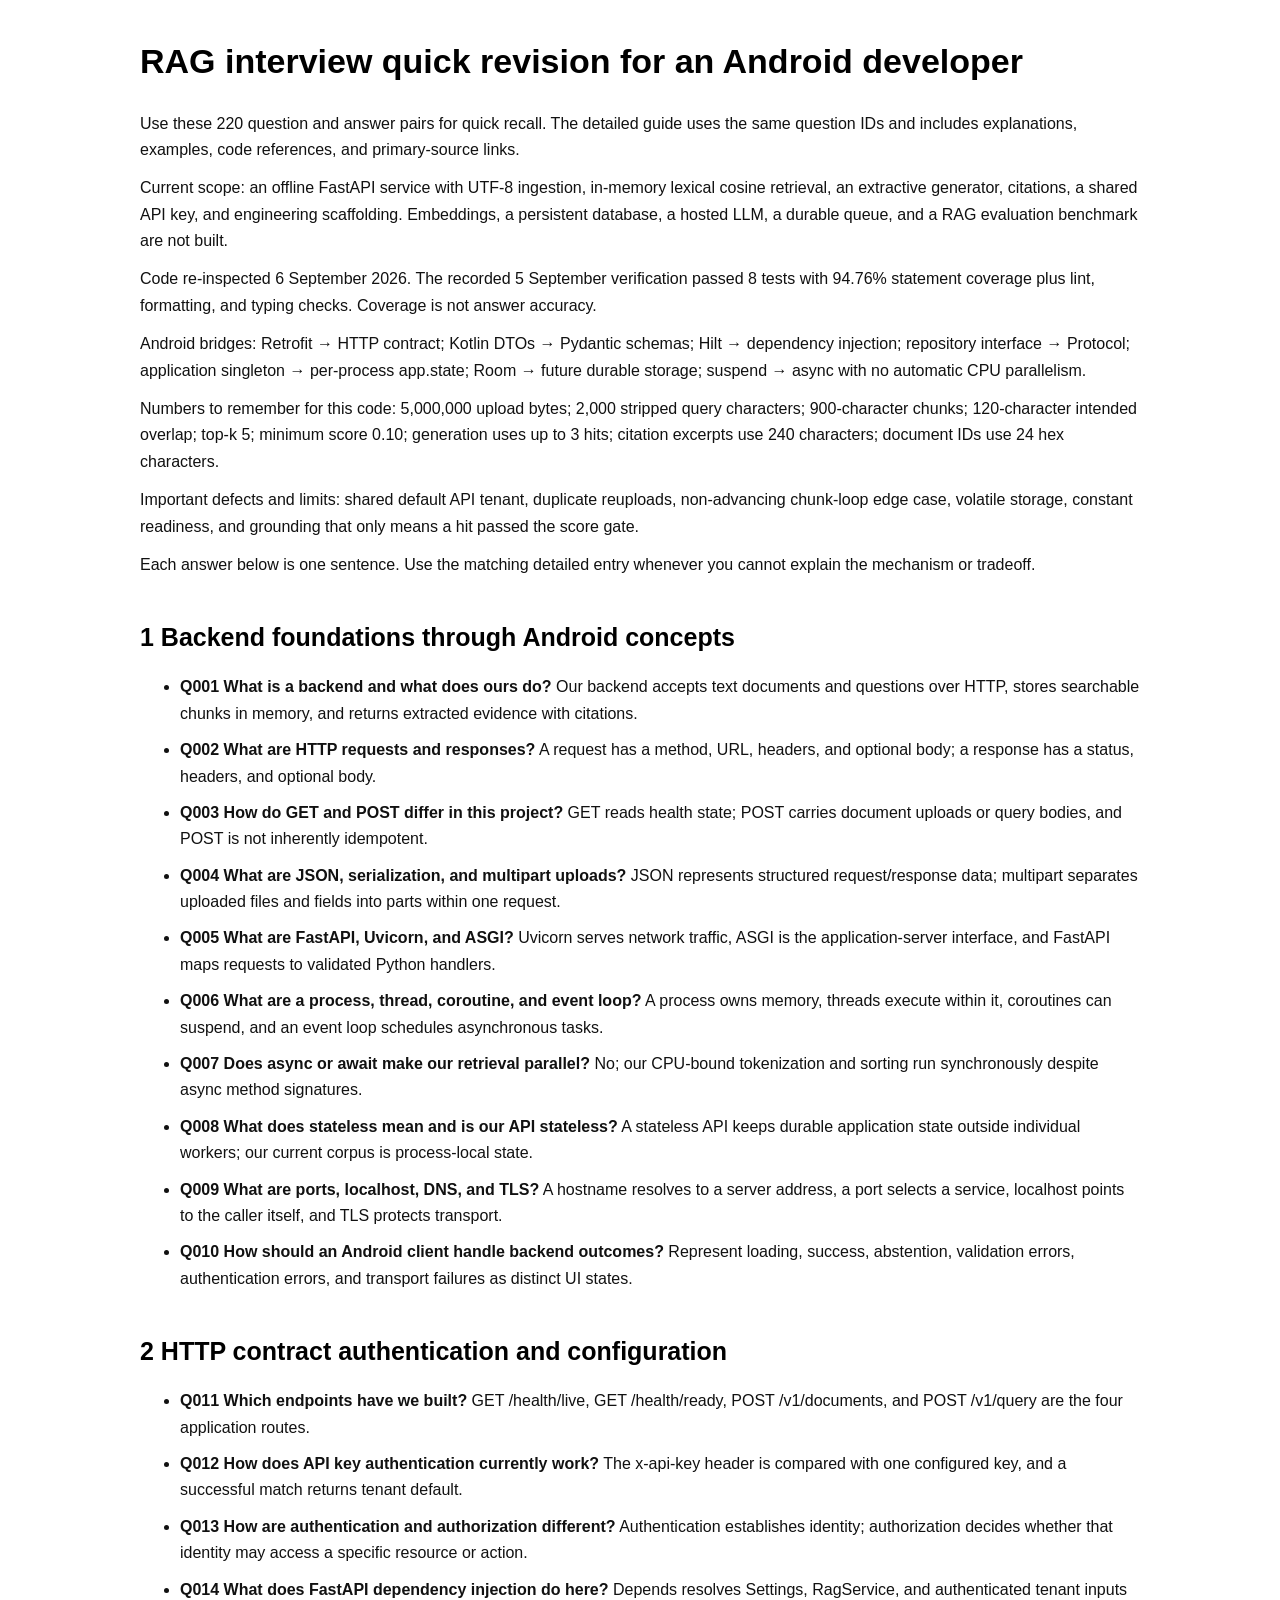
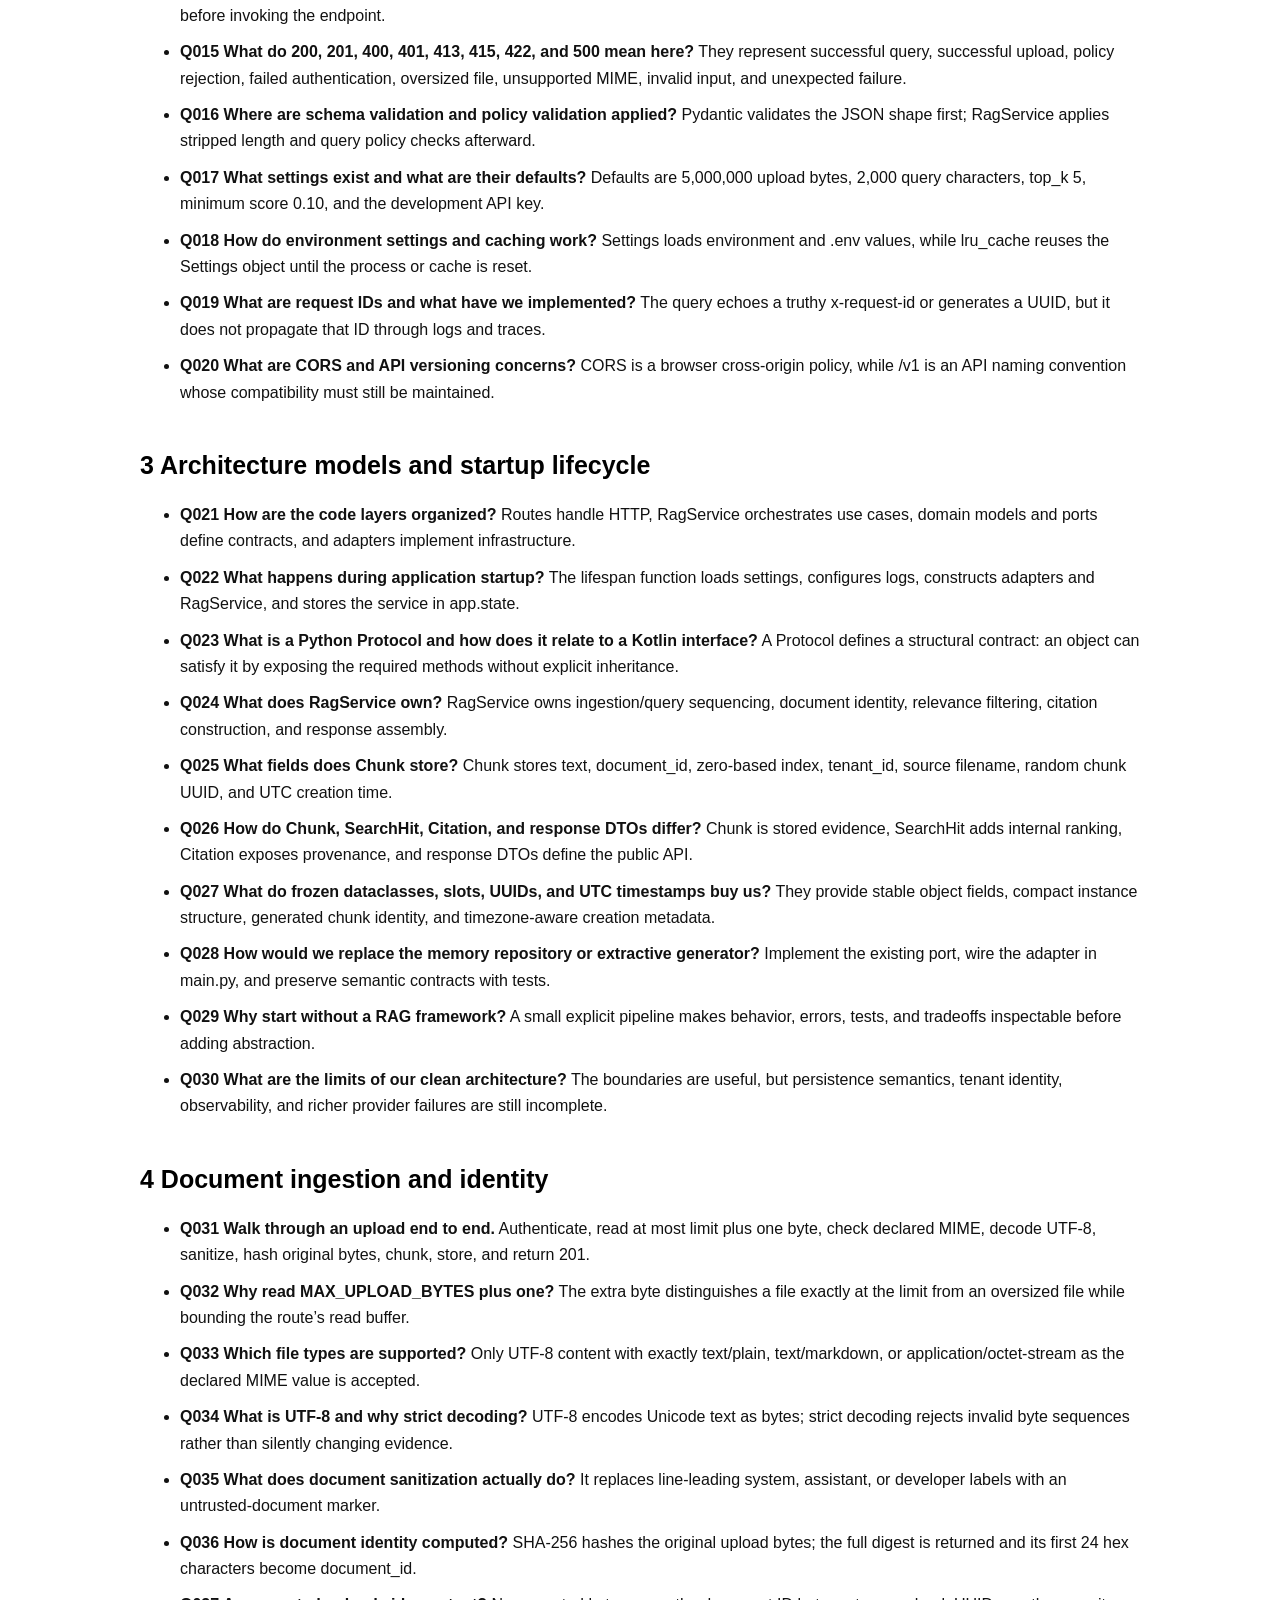
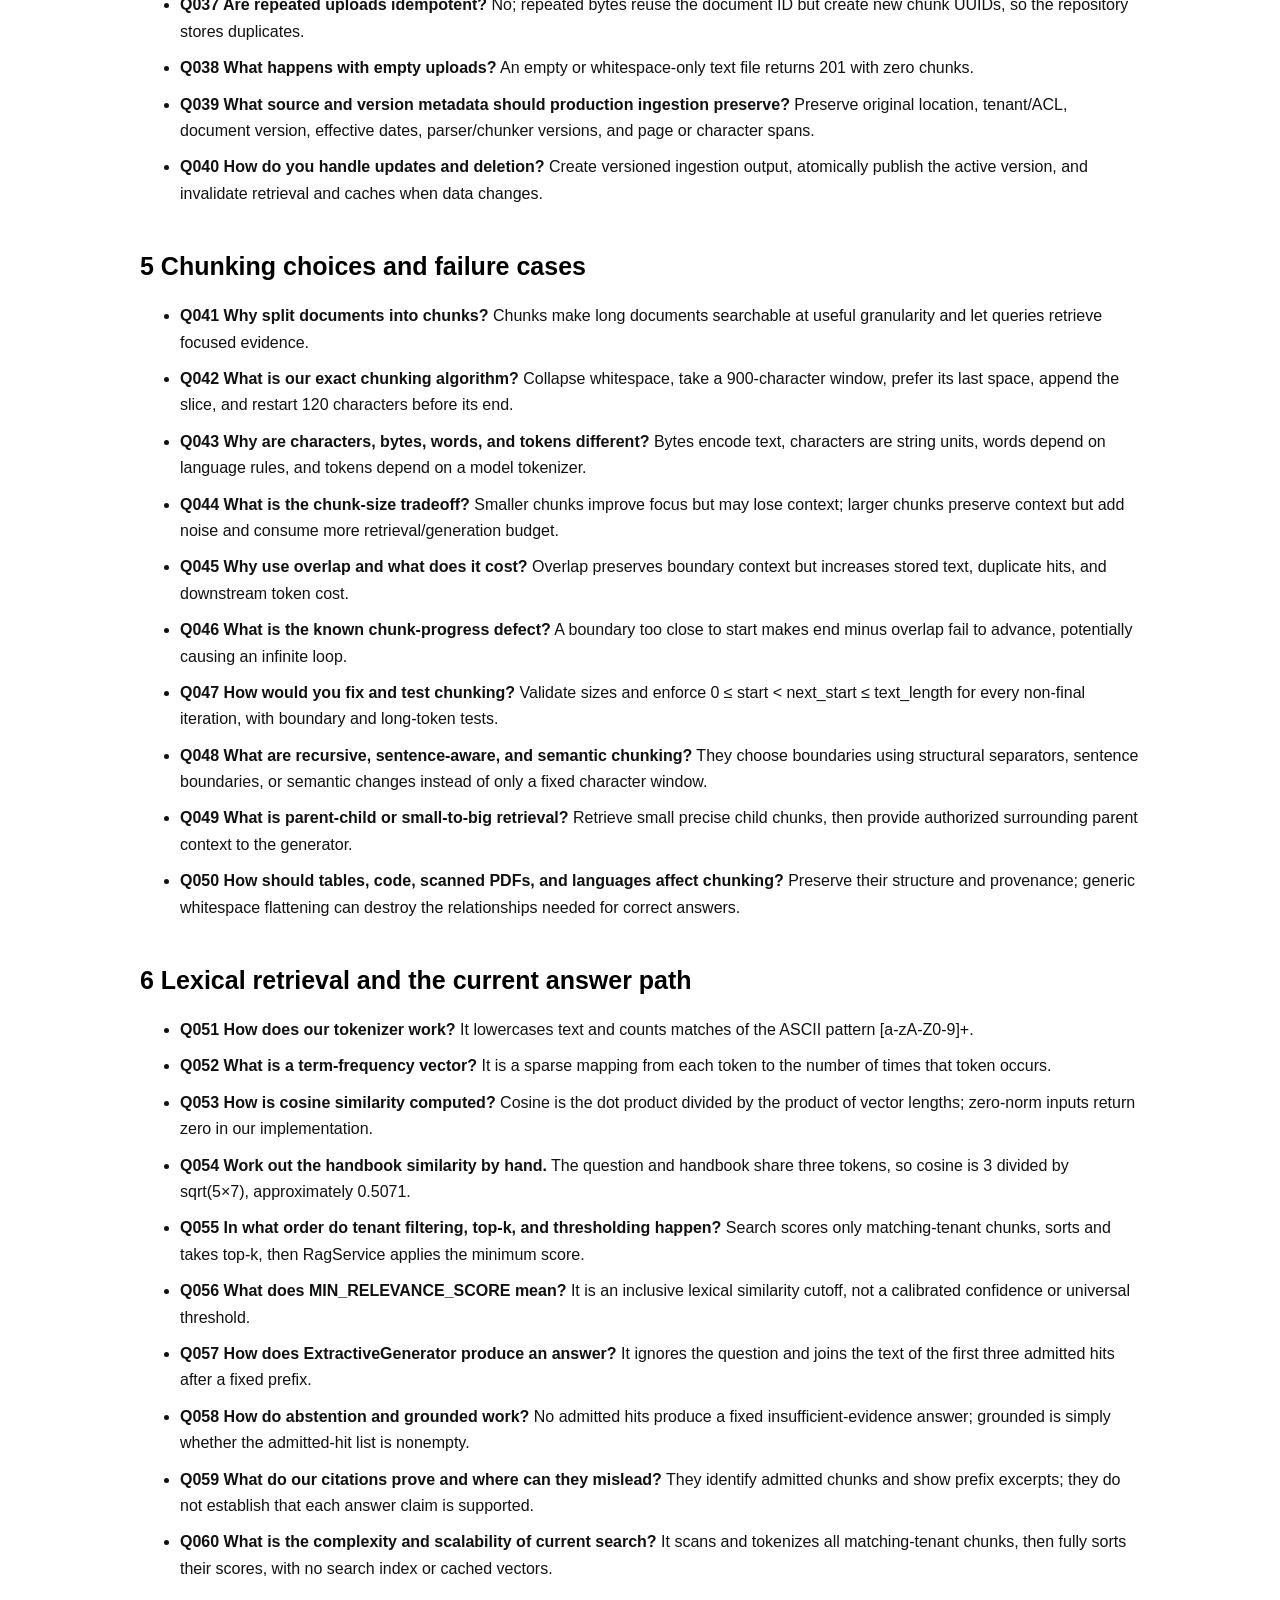
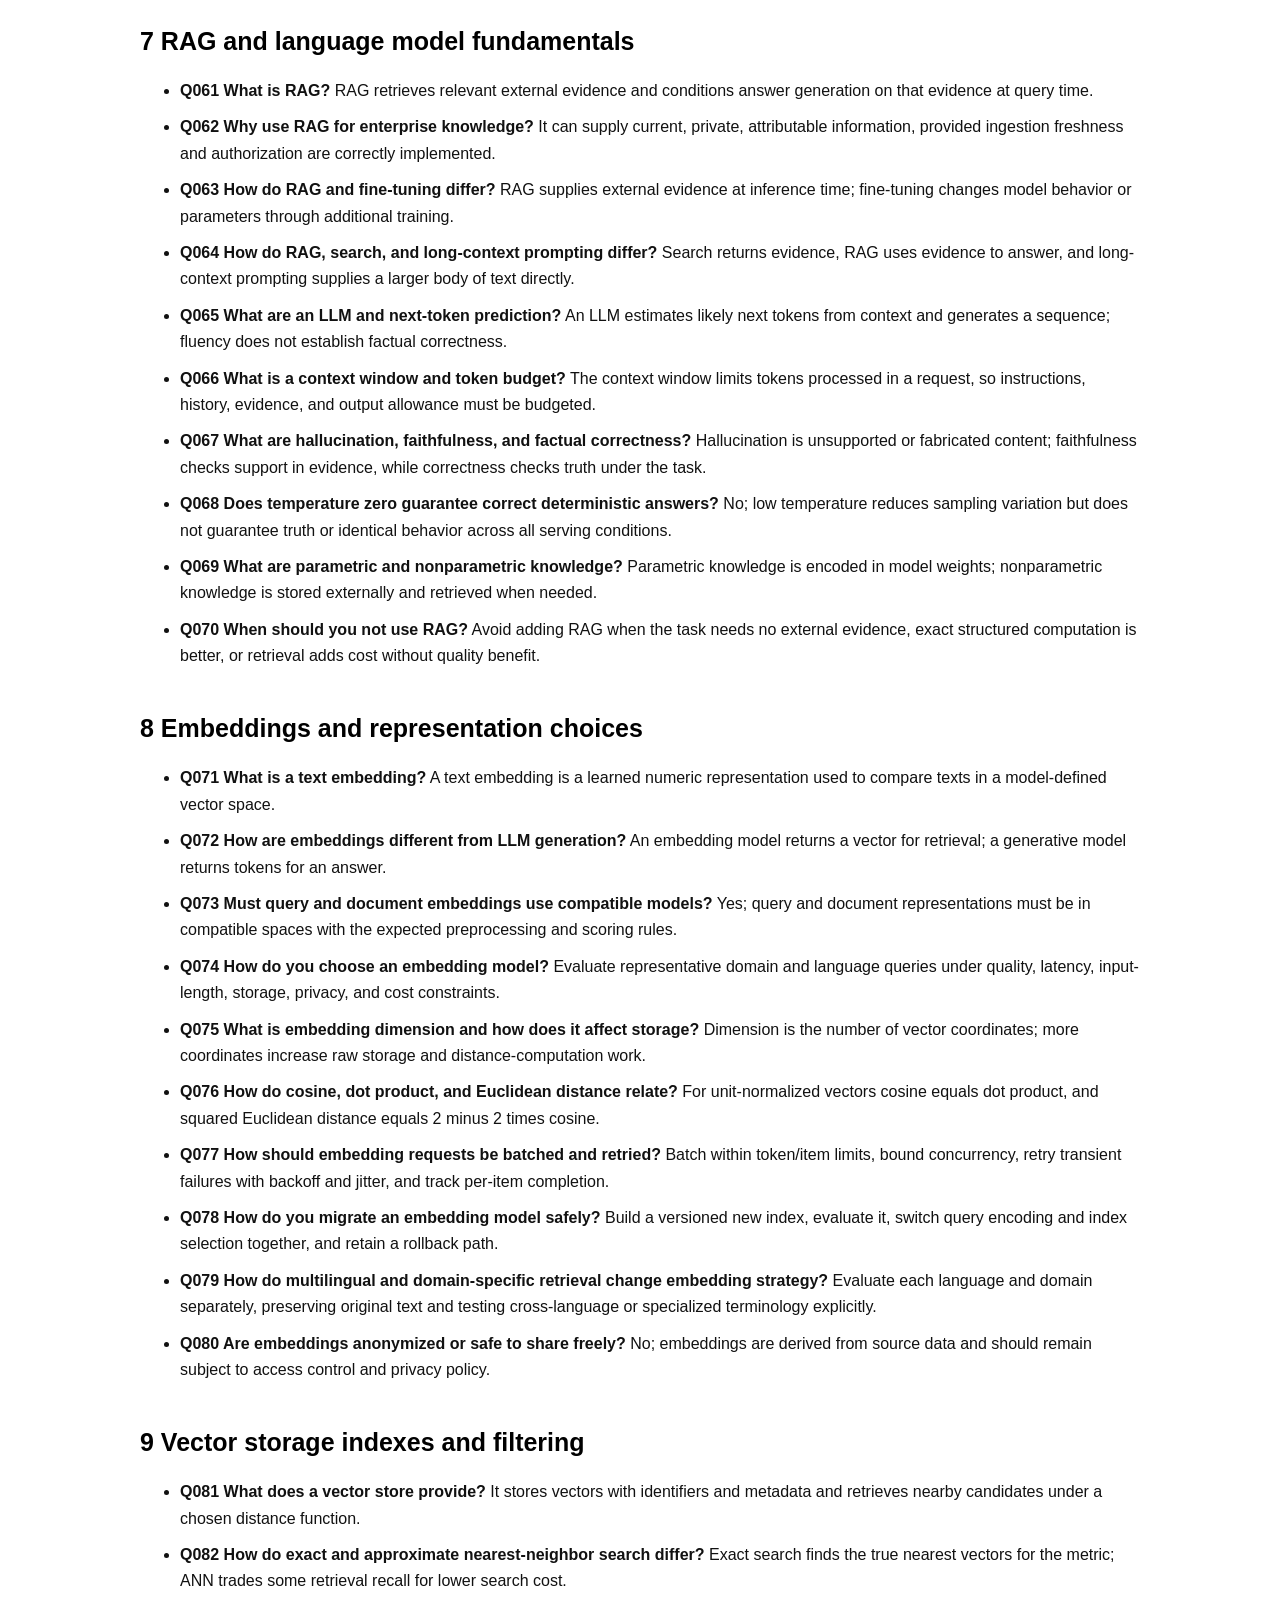
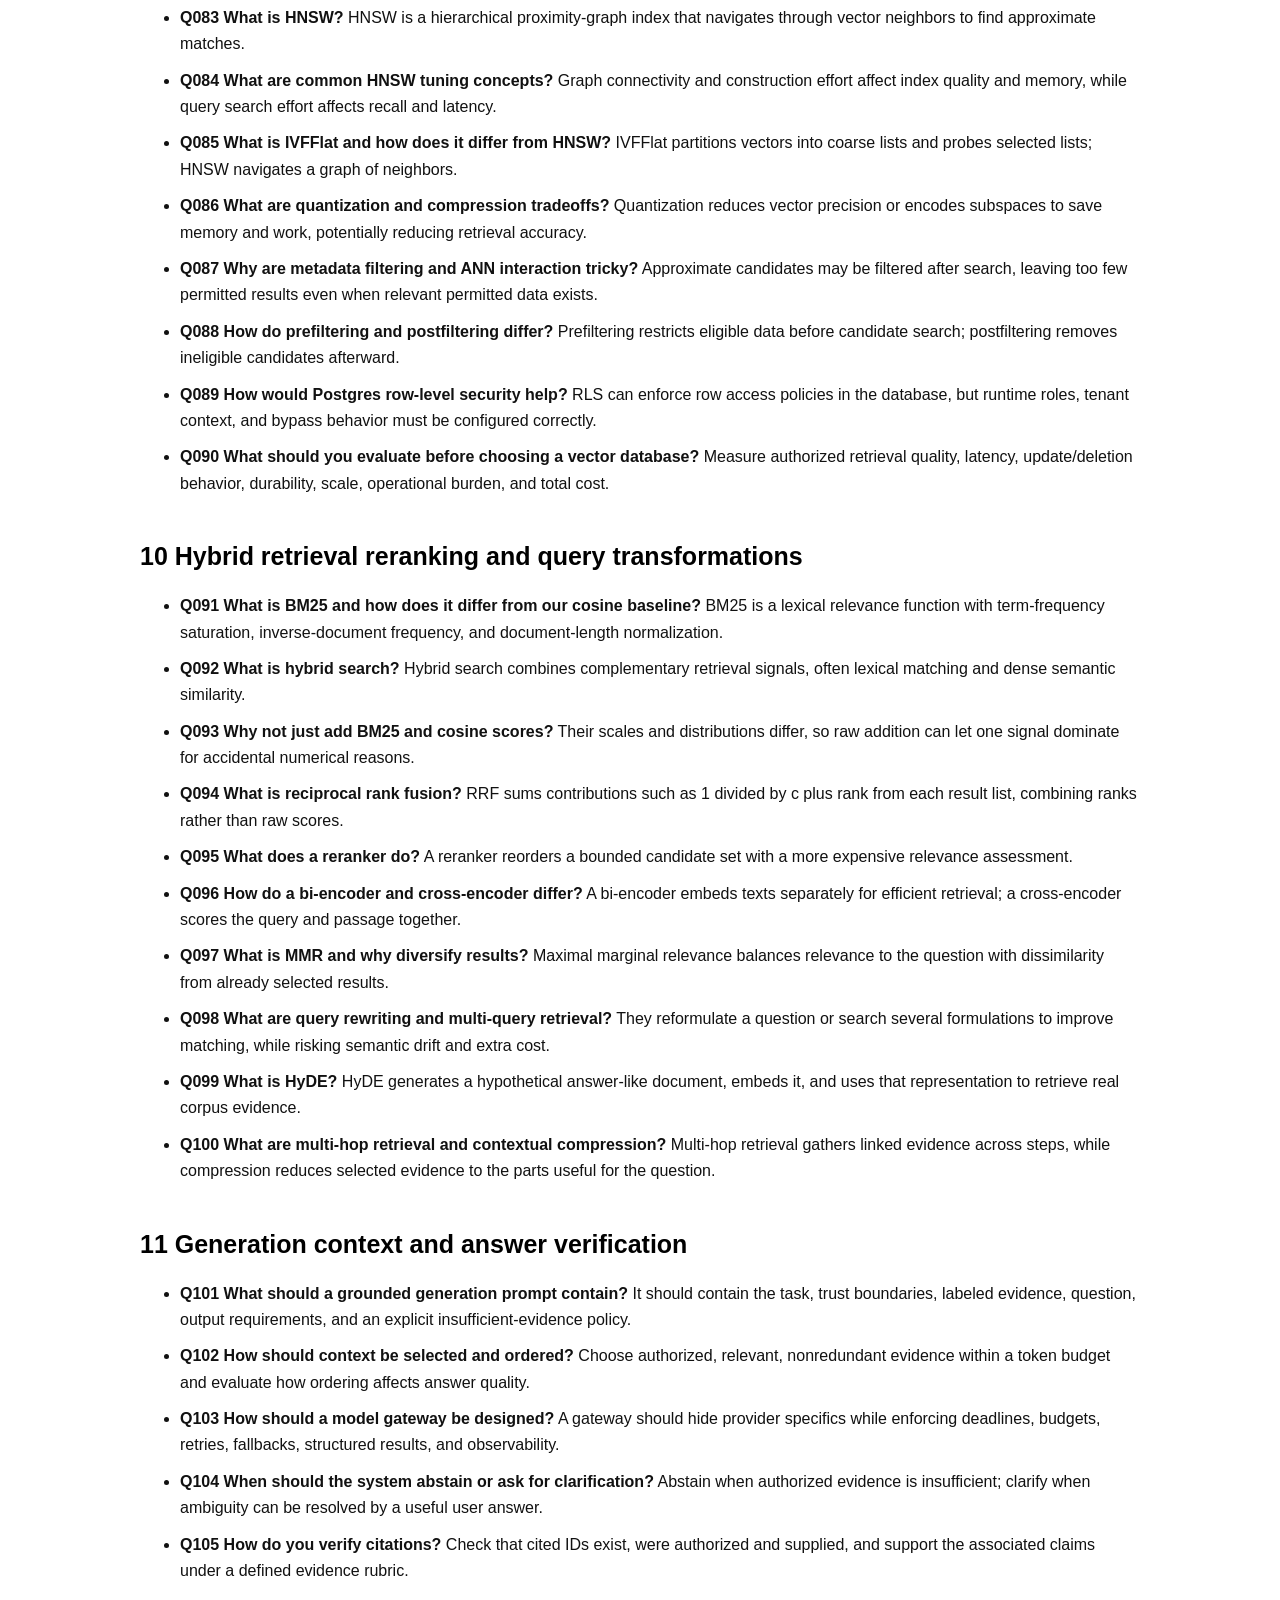
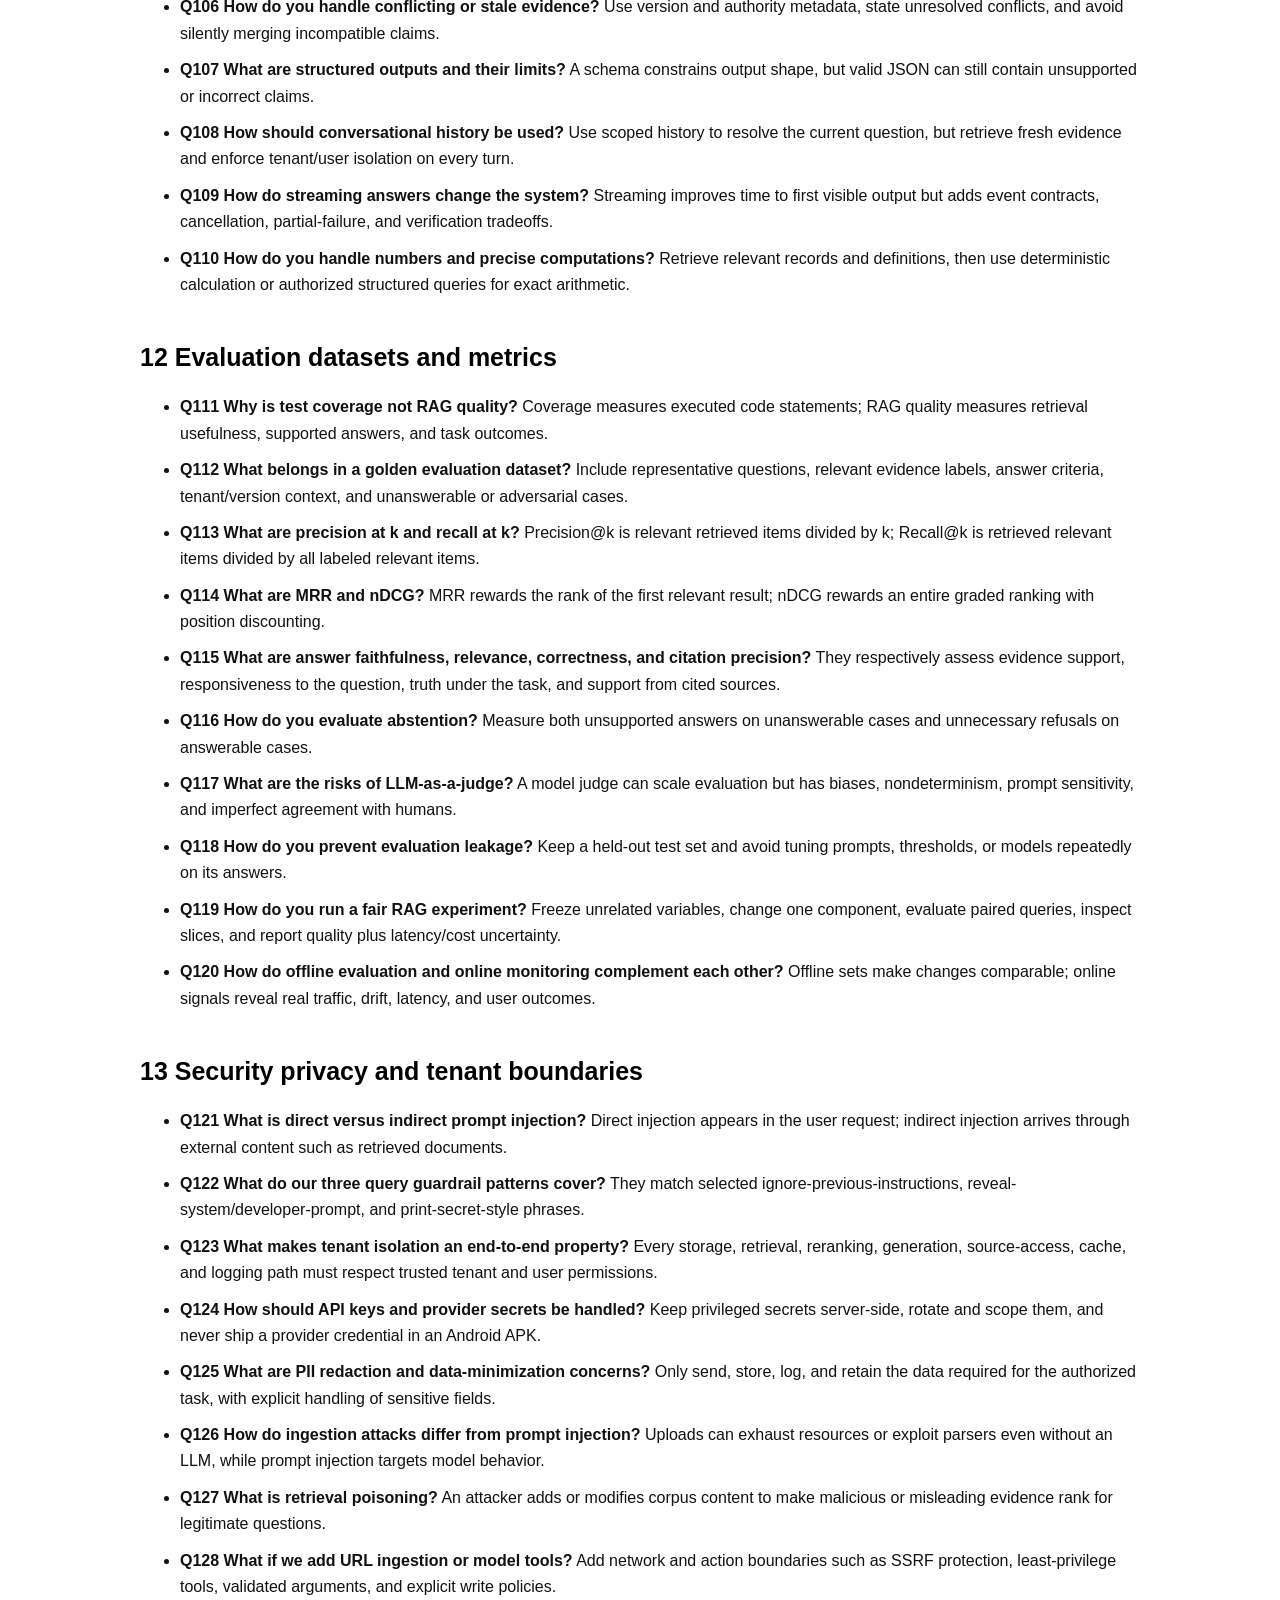
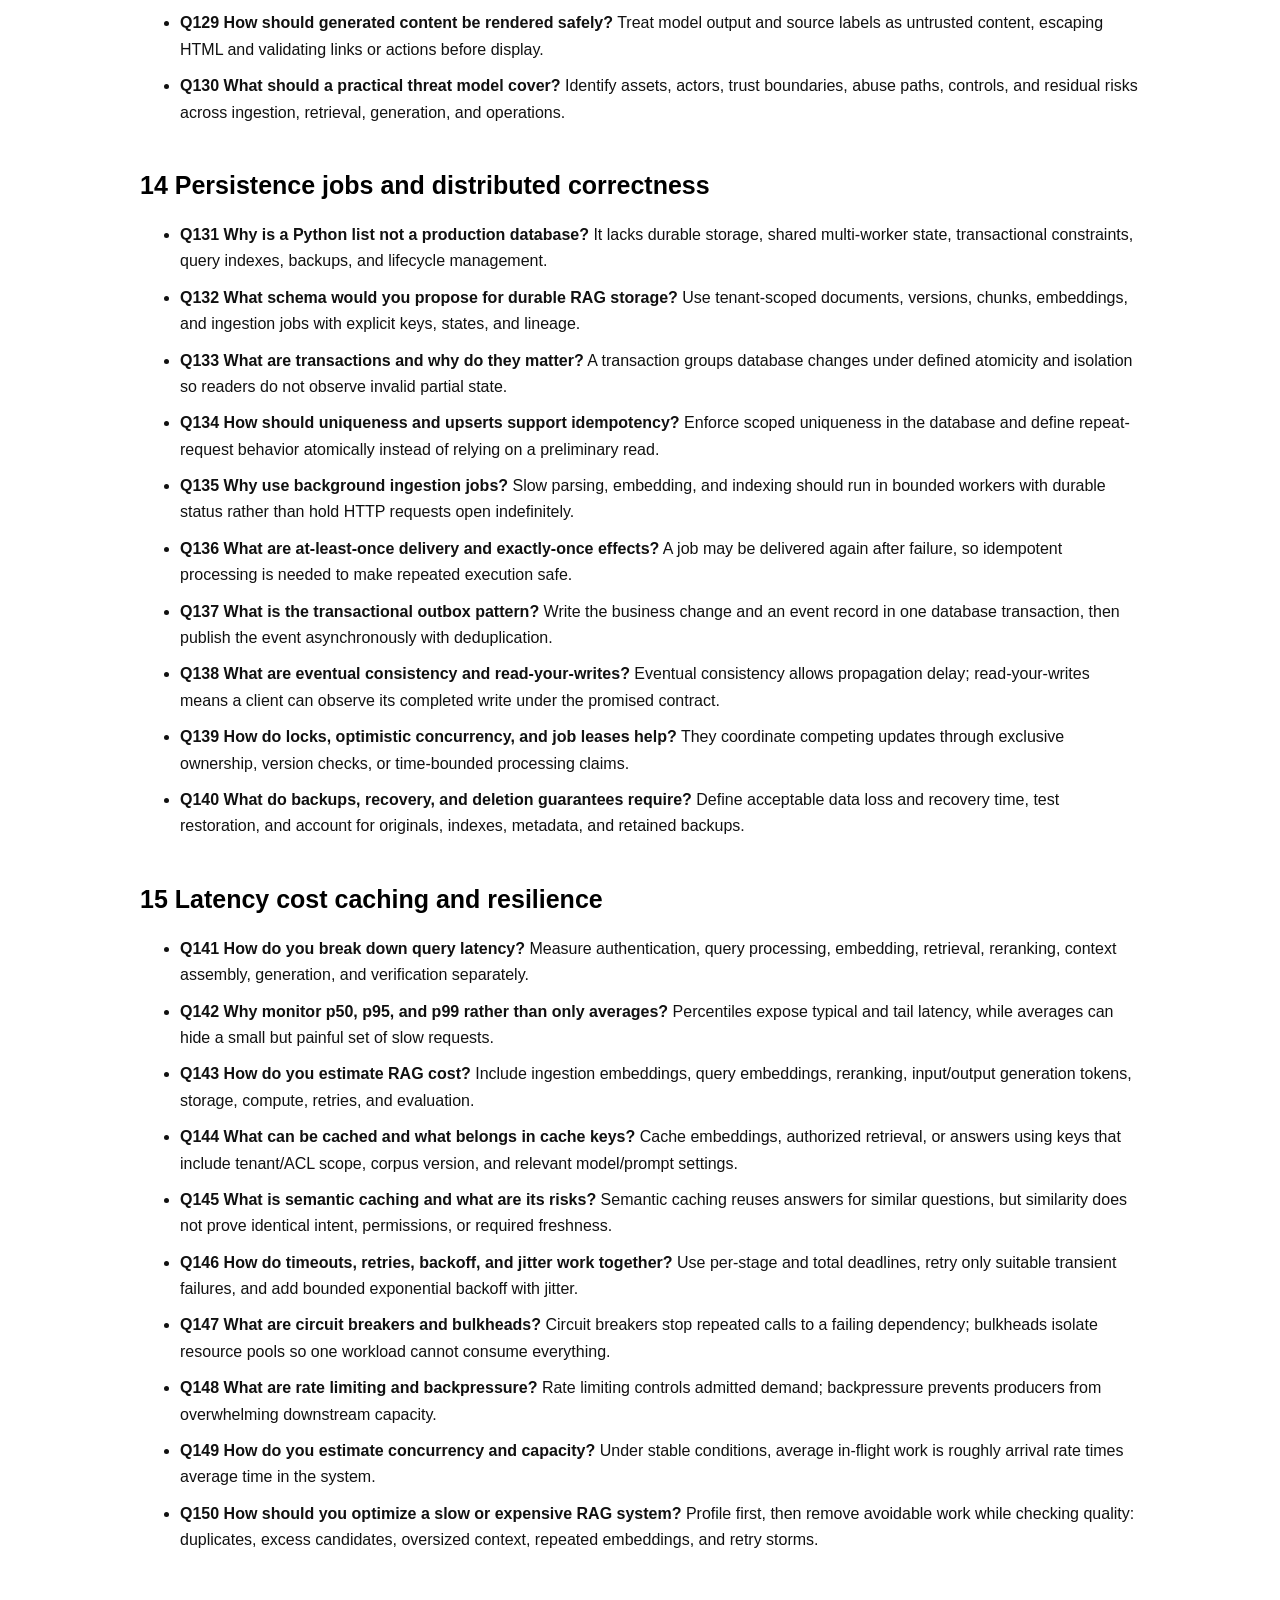
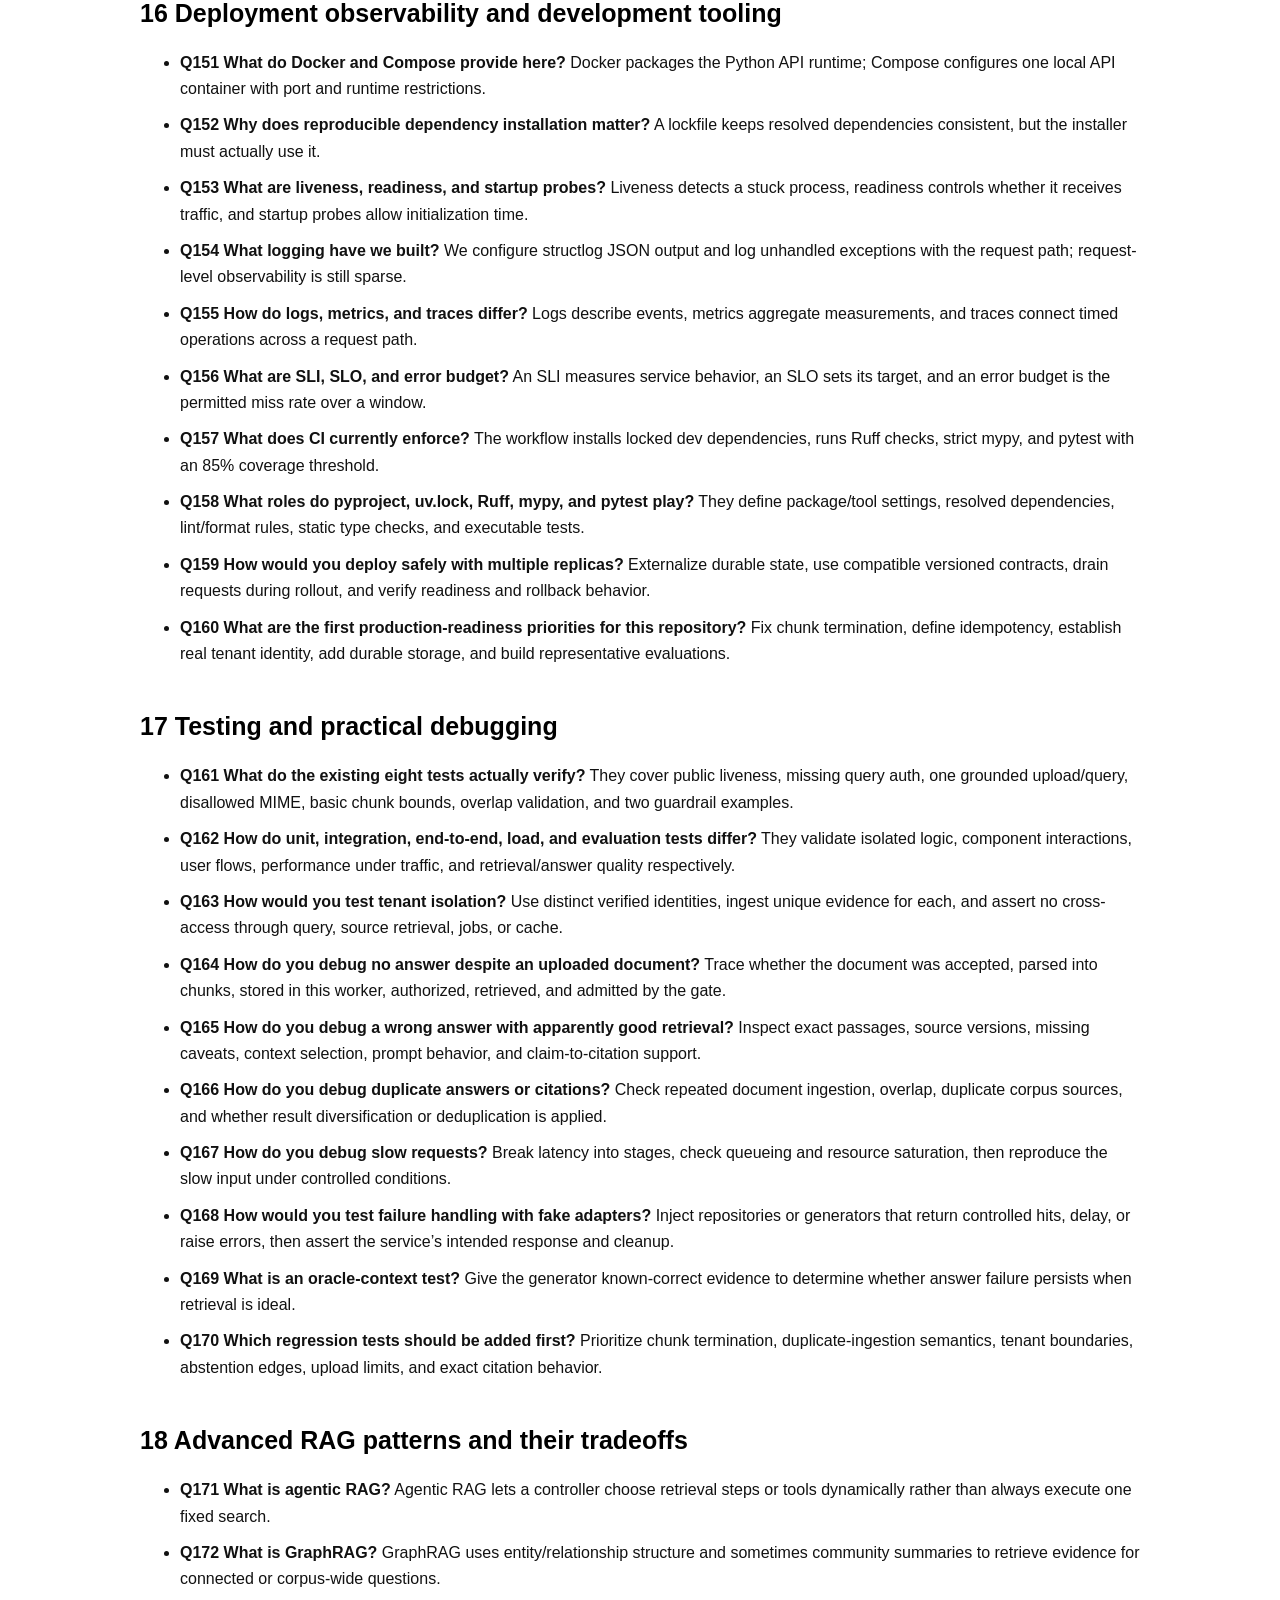
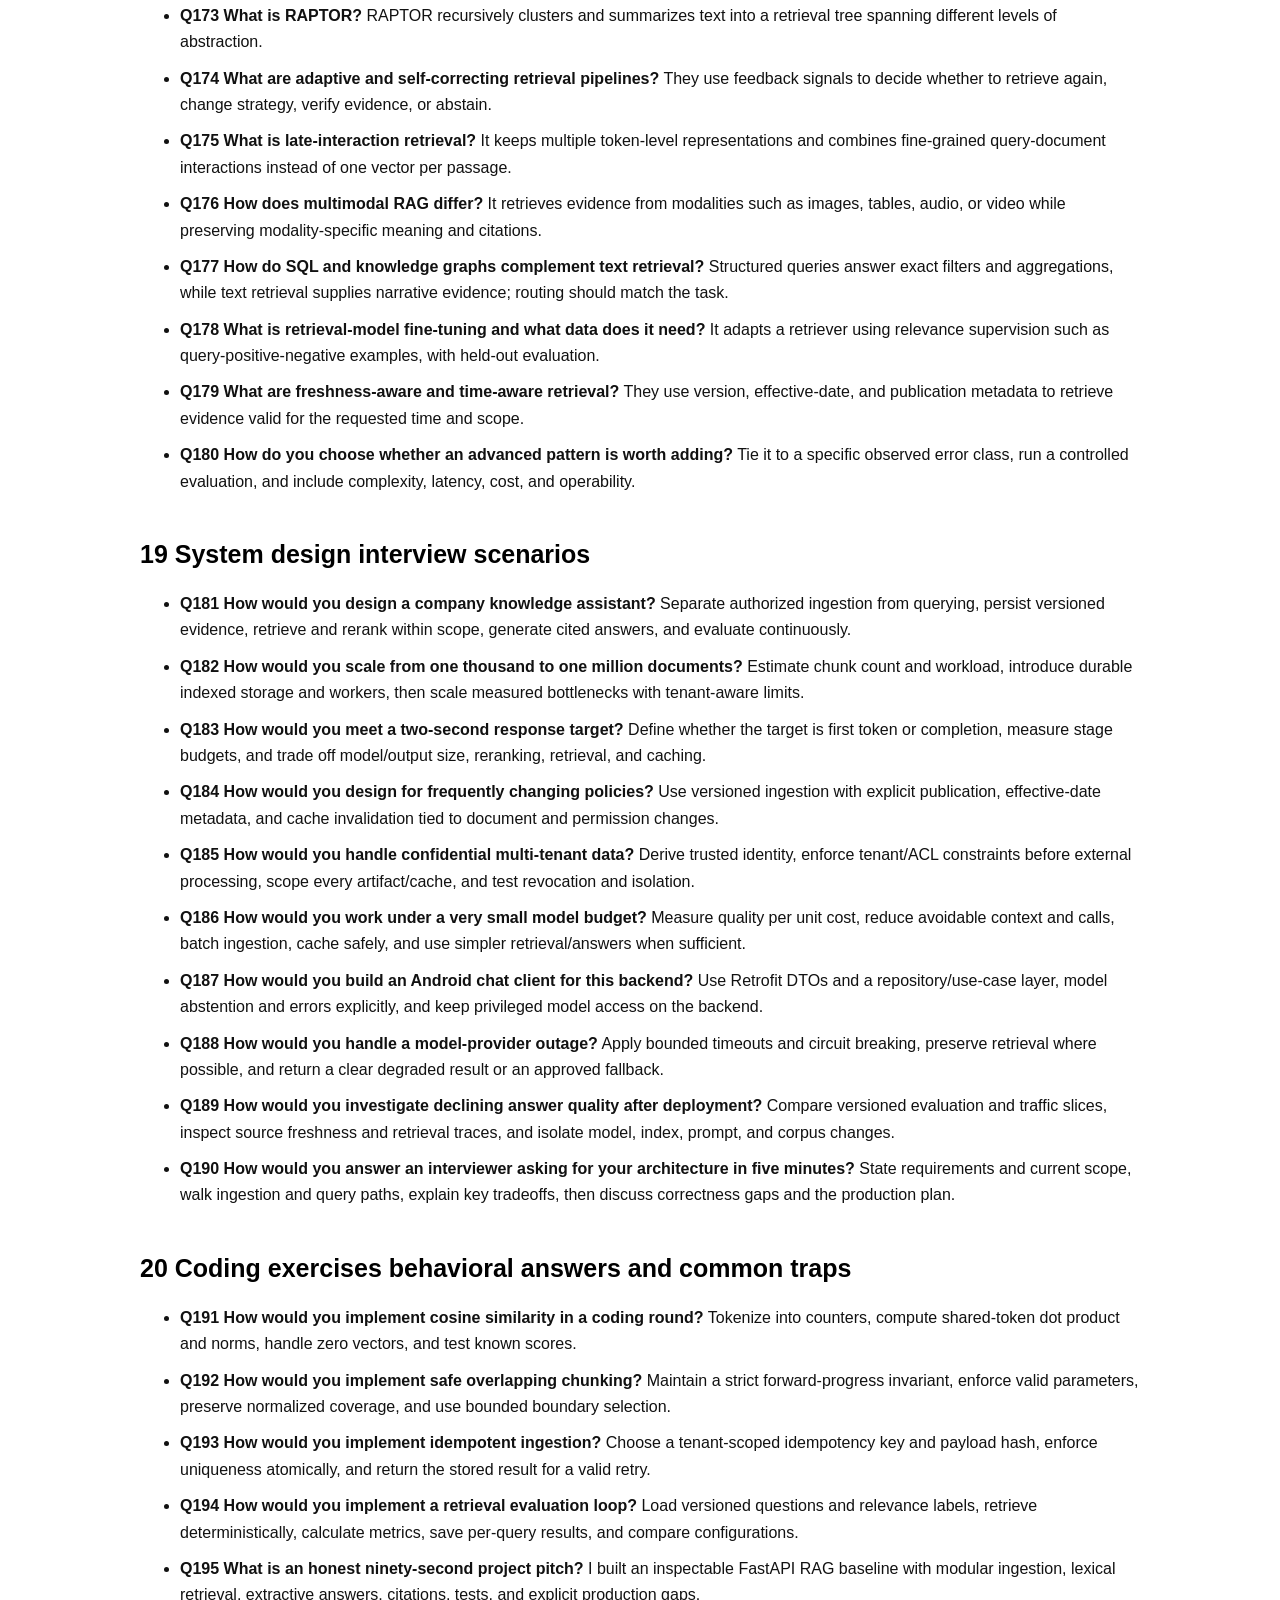
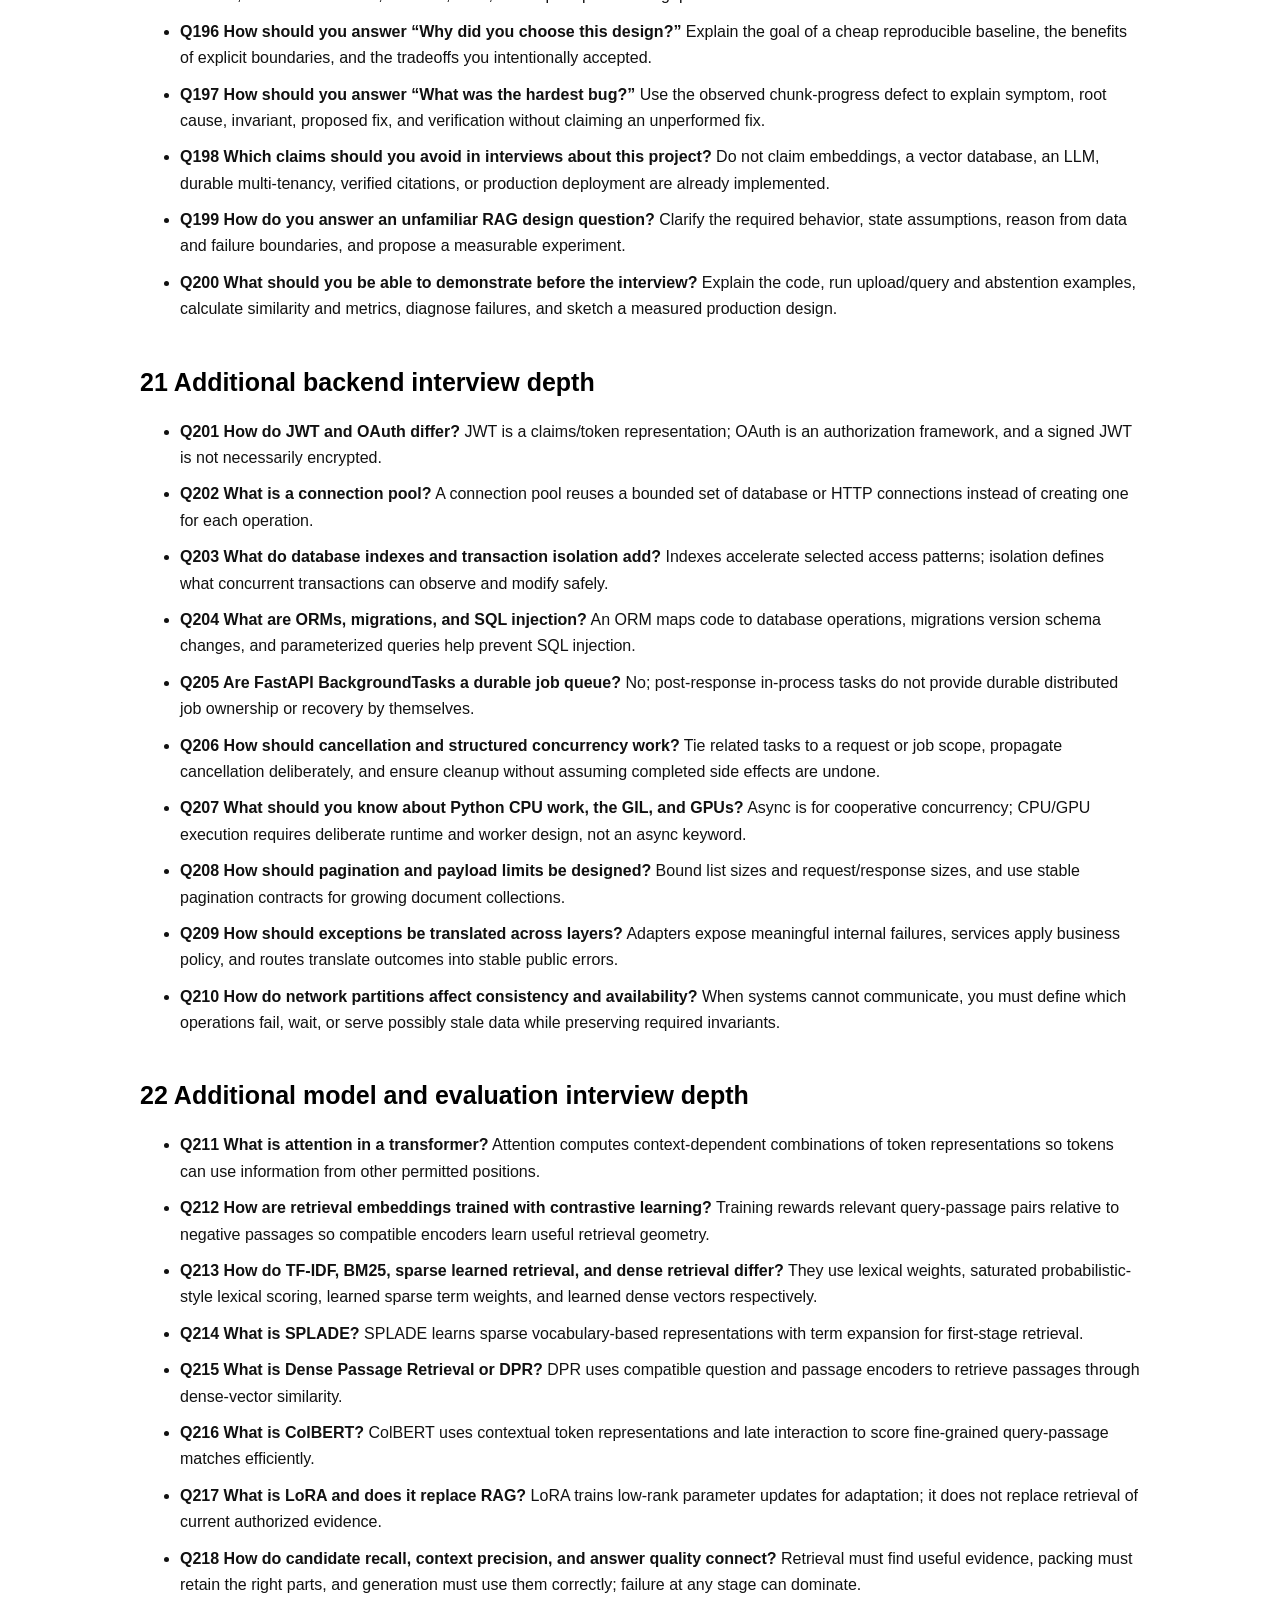
<file: docs/interview-prep/quick-revision.html>
<!doctype html>
<html lang="en"><head><meta charset="utf-8"><meta name="viewport" content="width=device-width, initial-scale=1"><title>RAG interview quick revision for an Android developer</title><style>
body { font-family: Arial, sans-serif; color: #111; background: #fff; margin: 0; font-size: 16px; line-height: 1.65; }
main { max-width: 1000px; margin: 40px auto; padding: 0 28px 70px; }
h1,h2,h3,h4 { color: #000; line-height: 1.25; break-after: avoid; }
h1 { font-size: 34px; margin-bottom: 28px; }
h2 { font-size: 25px; margin-top: 44px; }
h3 { font-size: 19px; margin-top: 30px; }
p { margin: 12px 0; }
a { color: #174ea6; text-decoration: underline; overflow-wrap: anywhere; }
li { margin: 10px 0; }
table { border-collapse: collapse; width: 100%; margin: 24px 0; font-size: 14px; }
th,td { border: 1px solid #d9d9d9; padding: 11px 13px; text-align: left; vertical-align: middle; overflow-wrap: anywhere; }
th { background: #e9eef5; color: #000; }
tr:nth-child(even) td { background: #f8f9fb; }
pre { background: #f5f6f8; padding: 18px; white-space: pre-wrap; overflow-wrap: anywhere; font-size: 13px; }
code { font-family: ui-monospace, Menlo, monospace; }
figure { margin: 28px 0; }
img { width: 100%; height: auto; }
@media print { main { max-width: none; margin: 0; padding: 0; } body { font-size: 10.5pt; } h1 { font-size: 24pt; } h2 { font-size: 17pt; } h3 { font-size: 12pt; } table { font-size: 9pt; } thead { display: table-header-group; } tr,figure { break-inside: avoid; } }
</style></head><body><main>
<h1>RAG interview quick revision for an Android developer</h1>
<p>Use these 220 question and answer pairs for quick recall. The detailed guide uses the same question IDs and includes explanations, examples, code references, and primary-source links.</p>
<p>Current scope: an offline FastAPI service with UTF-8 ingestion, in-memory lexical cosine retrieval, an extractive generator, citations, a shared API key, and engineering scaffolding. Embeddings, a persistent database, a hosted LLM, a durable queue, and a RAG evaluation benchmark are not built.</p>
<p>Code re-inspected 6 September 2026. The recorded 5 September verification passed 8 tests with 94.76% statement coverage plus lint, formatting, and typing checks. Coverage is not answer accuracy.</p>
<p>Android bridges: Retrofit → HTTP contract; Kotlin DTOs → Pydantic schemas; Hilt → dependency injection; repository interface → Protocol; application singleton → per-process app.state; Room → future durable storage; suspend → async with no automatic CPU parallelism.</p>
<p>Numbers to remember for this code: 5,000,000 upload bytes; 2,000 stripped query characters; 900-character chunks; 120-character intended overlap; top-k 5; minimum score 0.10; generation uses up to 3 hits; citation excerpts use 240 characters; document IDs use 24 hex characters.</p>
<p>Important defects and limits: shared default API tenant, duplicate reuploads, non-advancing chunk-loop edge case, volatile storage, constant readiness, and grounding that only means a hit passed the score gate.</p>
<p>Each answer below is one sentence. Use the matching detailed entry whenever you cannot explain the mechanism or tradeoff.</p>
<h2>1 Backend foundations through Android concepts</h2>
<ul><li><strong>Q001 What is a backend and what does ours do?</strong> Our backend accepts text documents and questions over HTTP, stores searchable chunks in memory, and returns extracted evidence with citations.</li><li><strong>Q002 What are HTTP requests and responses?</strong> A request has a method, URL, headers, and optional body; a response has a status, headers, and optional body.</li><li><strong>Q003 How do GET and POST differ in this project?</strong> GET reads health state; POST carries document uploads or query bodies, and POST is not inherently idempotent.</li><li><strong>Q004 What are JSON, serialization, and multipart uploads?</strong> JSON represents structured request/response data; multipart separates uploaded files and fields into parts within one request.</li><li><strong>Q005 What are FastAPI, Uvicorn, and ASGI?</strong> Uvicorn serves network traffic, ASGI is the application-server interface, and FastAPI maps requests to validated Python handlers.</li><li><strong>Q006 What are a process, thread, coroutine, and event loop?</strong> A process owns memory, threads execute within it, coroutines can suspend, and an event loop schedules asynchronous tasks.</li><li><strong>Q007 Does async or await make our retrieval parallel?</strong> No; our CPU-bound tokenization and sorting run synchronously despite async method signatures.</li><li><strong>Q008 What does stateless mean and is our API stateless?</strong> A stateless API keeps durable application state outside individual workers; our current corpus is process-local state.</li><li><strong>Q009 What are ports, localhost, DNS, and TLS?</strong> A hostname resolves to a server address, a port selects a service, localhost points to the caller itself, and TLS protects transport.</li><li><strong>Q010 How should an Android client handle backend outcomes?</strong> Represent loading, success, abstention, validation errors, authentication errors, and transport failures as distinct UI states.</li></ul>
<h2>2 HTTP contract authentication and configuration</h2>
<ul><li><strong>Q011 Which endpoints have we built?</strong> GET /health/live, GET /health/ready, POST /v1/documents, and POST /v1/query are the four application routes.</li><li><strong>Q012 How does API key authentication currently work?</strong> The x-api-key header is compared with one configured key, and a successful match returns tenant default.</li><li><strong>Q013 How are authentication and authorization different?</strong> Authentication establishes identity; authorization decides whether that identity may access a specific resource or action.</li><li><strong>Q014 What does FastAPI dependency injection do here?</strong> Depends resolves Settings, RagService, and authenticated tenant inputs before invoking the endpoint.</li><li><strong>Q015 What do 200, 201, 400, 401, 413, 415, 422, and 500 mean here?</strong> They represent successful query, successful upload, policy rejection, failed authentication, oversized file, unsupported MIME, invalid input, and unexpected failure.</li><li><strong>Q016 Where are schema validation and policy validation applied?</strong> Pydantic validates the JSON shape first; RagService applies stripped length and query policy checks afterward.</li><li><strong>Q017 What settings exist and what are their defaults?</strong> Defaults are 5,000,000 upload bytes, 2,000 query characters, top_k 5, minimum score 0.10, and the development API key.</li><li><strong>Q018 How do environment settings and caching work?</strong> Settings loads environment and .env values, while lru_cache reuses the Settings object until the process or cache is reset.</li><li><strong>Q019 What are request IDs and what have we implemented?</strong> The query echoes a truthy x-request-id or generates a UUID, but it does not propagate that ID through logs and traces.</li><li><strong>Q020 What are CORS and API versioning concerns?</strong> CORS is a browser cross-origin policy, while /v1 is an API naming convention whose compatibility must still be maintained.</li></ul>
<h2>3 Architecture models and startup lifecycle</h2>
<ul><li><strong>Q021 How are the code layers organized?</strong> Routes handle HTTP, RagService orchestrates use cases, domain models and ports define contracts, and adapters implement infrastructure.</li><li><strong>Q022 What happens during application startup?</strong> The lifespan function loads settings, configures logs, constructs adapters and RagService, and stores the service in app.state.</li><li><strong>Q023 What is a Python Protocol and how does it relate to a Kotlin interface?</strong> A Protocol defines a structural contract: an object can satisfy it by exposing the required methods without explicit inheritance.</li><li><strong>Q024 What does RagService own?</strong> RagService owns ingestion/query sequencing, document identity, relevance filtering, citation construction, and response assembly.</li><li><strong>Q025 What fields does Chunk store?</strong> Chunk stores text, document_id, zero-based index, tenant_id, source filename, random chunk UUID, and UTC creation time.</li><li><strong>Q026 How do Chunk, SearchHit, Citation, and response DTOs differ?</strong> Chunk is stored evidence, SearchHit adds internal ranking, Citation exposes provenance, and response DTOs define the public API.</li><li><strong>Q027 What do frozen dataclasses, slots, UUIDs, and UTC timestamps buy us?</strong> They provide stable object fields, compact instance structure, generated chunk identity, and timezone-aware creation metadata.</li><li><strong>Q028 How would we replace the memory repository or extractive generator?</strong> Implement the existing port, wire the adapter in main.py, and preserve semantic contracts with tests.</li><li><strong>Q029 Why start without a RAG framework?</strong> A small explicit pipeline makes behavior, errors, tests, and tradeoffs inspectable before adding abstraction.</li><li><strong>Q030 What are the limits of our clean architecture?</strong> The boundaries are useful, but persistence semantics, tenant identity, observability, and richer provider failures are still incomplete.</li></ul>
<h2>4 Document ingestion and identity</h2>
<ul><li><strong>Q031 Walk through an upload end to end.</strong> Authenticate, read at most limit plus one byte, check declared MIME, decode UTF-8, sanitize, hash original bytes, chunk, store, and return 201.</li><li><strong>Q032 Why read MAX_UPLOAD_BYTES plus one?</strong> The extra byte distinguishes a file exactly at the limit from an oversized file while bounding the route’s read buffer.</li><li><strong>Q033 Which file types are supported?</strong> Only UTF-8 content with exactly text/plain, text/markdown, or application/octet-stream as the declared MIME value is accepted.</li><li><strong>Q034 What is UTF-8 and why strict decoding?</strong> UTF-8 encodes Unicode text as bytes; strict decoding rejects invalid byte sequences rather than silently changing evidence.</li><li><strong>Q035 What does document sanitization actually do?</strong> It replaces line-leading system, assistant, or developer labels with an untrusted-document marker.</li><li><strong>Q036 How is document identity computed?</strong> SHA-256 hashes the original upload bytes; the full digest is returned and its first 24 hex characters become document_id.</li><li><strong>Q037 Are repeated uploads idempotent?</strong> No; repeated bytes reuse the document ID but create new chunk UUIDs, so the repository stores duplicates.</li><li><strong>Q038 What happens with empty uploads?</strong> An empty or whitespace-only text file returns 201 with zero chunks.</li><li><strong>Q039 What source and version metadata should production ingestion preserve?</strong> Preserve original location, tenant/ACL, document version, effective dates, parser/chunker versions, and page or character spans.</li><li><strong>Q040 How do you handle updates and deletion?</strong> Create versioned ingestion output, atomically publish the active version, and invalidate retrieval and caches when data changes.</li></ul>
<h2>5 Chunking choices and failure cases</h2>
<ul><li><strong>Q041 Why split documents into chunks?</strong> Chunks make long documents searchable at useful granularity and let queries retrieve focused evidence.</li><li><strong>Q042 What is our exact chunking algorithm?</strong> Collapse whitespace, take a 900-character window, prefer its last space, append the slice, and restart 120 characters before its end.</li><li><strong>Q043 Why are characters, bytes, words, and tokens different?</strong> Bytes encode text, characters are string units, words depend on language rules, and tokens depend on a model tokenizer.</li><li><strong>Q044 What is the chunk-size tradeoff?</strong> Smaller chunks improve focus but may lose context; larger chunks preserve context but add noise and consume more retrieval/generation budget.</li><li><strong>Q045 Why use overlap and what does it cost?</strong> Overlap preserves boundary context but increases stored text, duplicate hits, and downstream token cost.</li><li><strong>Q046 What is the known chunk-progress defect?</strong> A boundary too close to start makes end minus overlap fail to advance, potentially causing an infinite loop.</li><li><strong>Q047 How would you fix and test chunking?</strong> Validate sizes and enforce 0 ≤ start &lt; next_start ≤ text_length for every non-final iteration, with boundary and long-token tests.</li><li><strong>Q048 What are recursive, sentence-aware, and semantic chunking?</strong> They choose boundaries using structural separators, sentence boundaries, or semantic changes instead of only a fixed character window.</li><li><strong>Q049 What is parent-child or small-to-big retrieval?</strong> Retrieve small precise child chunks, then provide authorized surrounding parent context to the generator.</li><li><strong>Q050 How should tables, code, scanned PDFs, and languages affect chunking?</strong> Preserve their structure and provenance; generic whitespace flattening can destroy the relationships needed for correct answers.</li></ul>
<h2>6 Lexical retrieval and the current answer path</h2>
<ul><li><strong>Q051 How does our tokenizer work?</strong> It lowercases text and counts matches of the ASCII pattern [a-zA-Z0-9]+.</li><li><strong>Q052 What is a term-frequency vector?</strong> It is a sparse mapping from each token to the number of times that token occurs.</li><li><strong>Q053 How is cosine similarity computed?</strong> Cosine is the dot product divided by the product of vector lengths; zero-norm inputs return zero in our implementation.</li><li><strong>Q054 Work out the handbook similarity by hand.</strong> The question and handbook share three tokens, so cosine is 3 divided by sqrt(5×7), approximately 0.5071.</li><li><strong>Q055 In what order do tenant filtering, top-k, and thresholding happen?</strong> Search scores only matching-tenant chunks, sorts and takes top-k, then RagService applies the minimum score.</li><li><strong>Q056 What does MIN_RELEVANCE_SCORE mean?</strong> It is an inclusive lexical similarity cutoff, not a calibrated confidence or universal threshold.</li><li><strong>Q057 How does ExtractiveGenerator produce an answer?</strong> It ignores the question and joins the text of the first three admitted hits after a fixed prefix.</li><li><strong>Q058 How do abstention and grounded work?</strong> No admitted hits produce a fixed insufficient-evidence answer; grounded is simply whether the admitted-hit list is nonempty.</li><li><strong>Q059 What do our citations prove and where can they mislead?</strong> They identify admitted chunks and show prefix excerpts; they do not establish that each answer claim is supported.</li><li><strong>Q060 What is the complexity and scalability of current search?</strong> It scans and tokenizes all matching-tenant chunks, then fully sorts their scores, with no search index or cached vectors.</li></ul>
<h2>7 RAG and language model fundamentals</h2>
<ul><li><strong>Q061 What is RAG?</strong> RAG retrieves relevant external evidence and conditions answer generation on that evidence at query time.</li><li><strong>Q062 Why use RAG for enterprise knowledge?</strong> It can supply current, private, attributable information, provided ingestion freshness and authorization are correctly implemented.</li><li><strong>Q063 How do RAG and fine-tuning differ?</strong> RAG supplies external evidence at inference time; fine-tuning changes model behavior or parameters through additional training.</li><li><strong>Q064 How do RAG, search, and long-context prompting differ?</strong> Search returns evidence, RAG uses evidence to answer, and long-context prompting supplies a larger body of text directly.</li><li><strong>Q065 What are an LLM and next-token prediction?</strong> An LLM estimates likely next tokens from context and generates a sequence; fluency does not establish factual correctness.</li><li><strong>Q066 What is a context window and token budget?</strong> The context window limits tokens processed in a request, so instructions, history, evidence, and output allowance must be budgeted.</li><li><strong>Q067 What are hallucination, faithfulness, and factual correctness?</strong> Hallucination is unsupported or fabricated content; faithfulness checks support in evidence, while correctness checks truth under the task.</li><li><strong>Q068 Does temperature zero guarantee correct deterministic answers?</strong> No; low temperature reduces sampling variation but does not guarantee truth or identical behavior across all serving conditions.</li><li><strong>Q069 What are parametric and nonparametric knowledge?</strong> Parametric knowledge is encoded in model weights; nonparametric knowledge is stored externally and retrieved when needed.</li><li><strong>Q070 When should you not use RAG?</strong> Avoid adding RAG when the task needs no external evidence, exact structured computation is better, or retrieval adds cost without quality benefit.</li></ul>
<h2>8 Embeddings and representation choices</h2>
<ul><li><strong>Q071 What is a text embedding?</strong> A text embedding is a learned numeric representation used to compare texts in a model-defined vector space.</li><li><strong>Q072 How are embeddings different from LLM generation?</strong> An embedding model returns a vector for retrieval; a generative model returns tokens for an answer.</li><li><strong>Q073 Must query and document embeddings use compatible models?</strong> Yes; query and document representations must be in compatible spaces with the expected preprocessing and scoring rules.</li><li><strong>Q074 How do you choose an embedding model?</strong> Evaluate representative domain and language queries under quality, latency, input-length, storage, privacy, and cost constraints.</li><li><strong>Q075 What is embedding dimension and how does it affect storage?</strong> Dimension is the number of vector coordinates; more coordinates increase raw storage and distance-computation work.</li><li><strong>Q076 How do cosine, dot product, and Euclidean distance relate?</strong> For unit-normalized vectors cosine equals dot product, and squared Euclidean distance equals 2 minus 2 times cosine.</li><li><strong>Q077 How should embedding requests be batched and retried?</strong> Batch within token/item limits, bound concurrency, retry transient failures with backoff and jitter, and track per-item completion.</li><li><strong>Q078 How do you migrate an embedding model safely?</strong> Build a versioned new index, evaluate it, switch query encoding and index selection together, and retain a rollback path.</li><li><strong>Q079 How do multilingual and domain-specific retrieval change embedding strategy?</strong> Evaluate each language and domain separately, preserving original text and testing cross-language or specialized terminology explicitly.</li><li><strong>Q080 Are embeddings anonymized or safe to share freely?</strong> No; embeddings are derived from source data and should remain subject to access control and privacy policy.</li></ul>
<h2>9 Vector storage indexes and filtering</h2>
<ul><li><strong>Q081 What does a vector store provide?</strong> It stores vectors with identifiers and metadata and retrieves nearby candidates under a chosen distance function.</li><li><strong>Q082 How do exact and approximate nearest-neighbor search differ?</strong> Exact search finds the true nearest vectors for the metric; ANN trades some retrieval recall for lower search cost.</li><li><strong>Q083 What is HNSW?</strong> HNSW is a hierarchical proximity-graph index that navigates through vector neighbors to find approximate matches.</li><li><strong>Q084 What are common HNSW tuning concepts?</strong> Graph connectivity and construction effort affect index quality and memory, while query search effort affects recall and latency.</li><li><strong>Q085 What is IVFFlat and how does it differ from HNSW?</strong> IVFFlat partitions vectors into coarse lists and probes selected lists; HNSW navigates a graph of neighbors.</li><li><strong>Q086 What are quantization and compression tradeoffs?</strong> Quantization reduces vector precision or encodes subspaces to save memory and work, potentially reducing retrieval accuracy.</li><li><strong>Q087 Why are metadata filtering and ANN interaction tricky?</strong> Approximate candidates may be filtered after search, leaving too few permitted results even when relevant permitted data exists.</li><li><strong>Q088 How do prefiltering and postfiltering differ?</strong> Prefiltering restricts eligible data before candidate search; postfiltering removes ineligible candidates afterward.</li><li><strong>Q089 How would Postgres row-level security help?</strong> RLS can enforce row access policies in the database, but runtime roles, tenant context, and bypass behavior must be configured correctly.</li><li><strong>Q090 What should you evaluate before choosing a vector database?</strong> Measure authorized retrieval quality, latency, update/deletion behavior, durability, scale, operational burden, and total cost.</li></ul>
<h2>10 Hybrid retrieval reranking and query transformations</h2>
<ul><li><strong>Q091 What is BM25 and how does it differ from our cosine baseline?</strong> BM25 is a lexical relevance function with term-frequency saturation, inverse-document frequency, and document-length normalization.</li><li><strong>Q092 What is hybrid search?</strong> Hybrid search combines complementary retrieval signals, often lexical matching and dense semantic similarity.</li><li><strong>Q093 Why not just add BM25 and cosine scores?</strong> Their scales and distributions differ, so raw addition can let one signal dominate for accidental numerical reasons.</li><li><strong>Q094 What is reciprocal rank fusion?</strong> RRF sums contributions such as 1 divided by c plus rank from each result list, combining ranks rather than raw scores.</li><li><strong>Q095 What does a reranker do?</strong> A reranker reorders a bounded candidate set with a more expensive relevance assessment.</li><li><strong>Q096 How do a bi-encoder and cross-encoder differ?</strong> A bi-encoder embeds texts separately for efficient retrieval; a cross-encoder scores the query and passage together.</li><li><strong>Q097 What is MMR and why diversify results?</strong> Maximal marginal relevance balances relevance to the question with dissimilarity from already selected results.</li><li><strong>Q098 What are query rewriting and multi-query retrieval?</strong> They reformulate a question or search several formulations to improve matching, while risking semantic drift and extra cost.</li><li><strong>Q099 What is HyDE?</strong> HyDE generates a hypothetical answer-like document, embeds it, and uses that representation to retrieve real corpus evidence.</li><li><strong>Q100 What are multi-hop retrieval and contextual compression?</strong> Multi-hop retrieval gathers linked evidence across steps, while compression reduces selected evidence to the parts useful for the question.</li></ul>
<h2>11 Generation context and answer verification</h2>
<ul><li><strong>Q101 What should a grounded generation prompt contain?</strong> It should contain the task, trust boundaries, labeled evidence, question, output requirements, and an explicit insufficient-evidence policy.</li><li><strong>Q102 How should context be selected and ordered?</strong> Choose authorized, relevant, nonredundant evidence within a token budget and evaluate how ordering affects answer quality.</li><li><strong>Q103 How should a model gateway be designed?</strong> A gateway should hide provider specifics while enforcing deadlines, budgets, retries, fallbacks, structured results, and observability.</li><li><strong>Q104 When should the system abstain or ask for clarification?</strong> Abstain when authorized evidence is insufficient; clarify when ambiguity can be resolved by a useful user answer.</li><li><strong>Q105 How do you verify citations?</strong> Check that cited IDs exist, were authorized and supplied, and support the associated claims under a defined evidence rubric.</li><li><strong>Q106 How do you handle conflicting or stale evidence?</strong> Use version and authority metadata, state unresolved conflicts, and avoid silently merging incompatible claims.</li><li><strong>Q107 What are structured outputs and their limits?</strong> A schema constrains output shape, but valid JSON can still contain unsupported or incorrect claims.</li><li><strong>Q108 How should conversational history be used?</strong> Use scoped history to resolve the current question, but retrieve fresh evidence and enforce tenant/user isolation on every turn.</li><li><strong>Q109 How do streaming answers change the system?</strong> Streaming improves time to first visible output but adds event contracts, cancellation, partial-failure, and verification tradeoffs.</li><li><strong>Q110 How do you handle numbers and precise computations?</strong> Retrieve relevant records and definitions, then use deterministic calculation or authorized structured queries for exact arithmetic.</li></ul>
<h2>12 Evaluation datasets and metrics</h2>
<ul><li><strong>Q111 Why is test coverage not RAG quality?</strong> Coverage measures executed code statements; RAG quality measures retrieval usefulness, supported answers, and task outcomes.</li><li><strong>Q112 What belongs in a golden evaluation dataset?</strong> Include representative questions, relevant evidence labels, answer criteria, tenant/version context, and unanswerable or adversarial cases.</li><li><strong>Q113 What are precision at k and recall at k?</strong> Precision@k is relevant retrieved items divided by k; Recall@k is retrieved relevant items divided by all labeled relevant items.</li><li><strong>Q114 What are MRR and nDCG?</strong> MRR rewards the rank of the first relevant result; nDCG rewards an entire graded ranking with position discounting.</li><li><strong>Q115 What are answer faithfulness, relevance, correctness, and citation precision?</strong> They respectively assess evidence support, responsiveness to the question, truth under the task, and support from cited sources.</li><li><strong>Q116 How do you evaluate abstention?</strong> Measure both unsupported answers on unanswerable cases and unnecessary refusals on answerable cases.</li><li><strong>Q117 What are the risks of LLM-as-a-judge?</strong> A model judge can scale evaluation but has biases, nondeterminism, prompt sensitivity, and imperfect agreement with humans.</li><li><strong>Q118 How do you prevent evaluation leakage?</strong> Keep a held-out test set and avoid tuning prompts, thresholds, or models repeatedly on its answers.</li><li><strong>Q119 How do you run a fair RAG experiment?</strong> Freeze unrelated variables, change one component, evaluate paired queries, inspect slices, and report quality plus latency/cost uncertainty.</li><li><strong>Q120 How do offline evaluation and online monitoring complement each other?</strong> Offline sets make changes comparable; online signals reveal real traffic, drift, latency, and user outcomes.</li></ul>
<h2>13 Security privacy and tenant boundaries</h2>
<ul><li><strong>Q121 What is direct versus indirect prompt injection?</strong> Direct injection appears in the user request; indirect injection arrives through external content such as retrieved documents.</li><li><strong>Q122 What do our three query guardrail patterns cover?</strong> They match selected ignore-previous-instructions, reveal-system/developer-prompt, and print-secret-style phrases.</li><li><strong>Q123 What makes tenant isolation an end-to-end property?</strong> Every storage, retrieval, reranking, generation, source-access, cache, and logging path must respect trusted tenant and user permissions.</li><li><strong>Q124 How should API keys and provider secrets be handled?</strong> Keep privileged secrets server-side, rotate and scope them, and never ship a provider credential in an Android APK.</li><li><strong>Q125 What are PII redaction and data-minimization concerns?</strong> Only send, store, log, and retain the data required for the authorized task, with explicit handling of sensitive fields.</li><li><strong>Q126 How do ingestion attacks differ from prompt injection?</strong> Uploads can exhaust resources or exploit parsers even without an LLM, while prompt injection targets model behavior.</li><li><strong>Q127 What is retrieval poisoning?</strong> An attacker adds or modifies corpus content to make malicious or misleading evidence rank for legitimate questions.</li><li><strong>Q128 What if we add URL ingestion or model tools?</strong> Add network and action boundaries such as SSRF protection, least-privilege tools, validated arguments, and explicit write policies.</li><li><strong>Q129 How should generated content be rendered safely?</strong> Treat model output and source labels as untrusted content, escaping HTML and validating links or actions before display.</li><li><strong>Q130 What should a practical threat model cover?</strong> Identify assets, actors, trust boundaries, abuse paths, controls, and residual risks across ingestion, retrieval, generation, and operations.</li></ul>
<h2>14 Persistence jobs and distributed correctness</h2>
<ul><li><strong>Q131 Why is a Python list not a production database?</strong> It lacks durable storage, shared multi-worker state, transactional constraints, query indexes, backups, and lifecycle management.</li><li><strong>Q132 What schema would you propose for durable RAG storage?</strong> Use tenant-scoped documents, versions, chunks, embeddings, and ingestion jobs with explicit keys, states, and lineage.</li><li><strong>Q133 What are transactions and why do they matter?</strong> A transaction groups database changes under defined atomicity and isolation so readers do not observe invalid partial state.</li><li><strong>Q134 How should uniqueness and upserts support idempotency?</strong> Enforce scoped uniqueness in the database and define repeat-request behavior atomically instead of relying on a preliminary read.</li><li><strong>Q135 Why use background ingestion jobs?</strong> Slow parsing, embedding, and indexing should run in bounded workers with durable status rather than hold HTTP requests open indefinitely.</li><li><strong>Q136 What are at-least-once delivery and exactly-once effects?</strong> A job may be delivered again after failure, so idempotent processing is needed to make repeated execution safe.</li><li><strong>Q137 What is the transactional outbox pattern?</strong> Write the business change and an event record in one database transaction, then publish the event asynchronously with deduplication.</li><li><strong>Q138 What are eventual consistency and read-your-writes?</strong> Eventual consistency allows propagation delay; read-your-writes means a client can observe its completed write under the promised contract.</li><li><strong>Q139 How do locks, optimistic concurrency, and job leases help?</strong> They coordinate competing updates through exclusive ownership, version checks, or time-bounded processing claims.</li><li><strong>Q140 What do backups, recovery, and deletion guarantees require?</strong> Define acceptable data loss and recovery time, test restoration, and account for originals, indexes, metadata, and retained backups.</li></ul>
<h2>15 Latency cost caching and resilience</h2>
<ul><li><strong>Q141 How do you break down query latency?</strong> Measure authentication, query processing, embedding, retrieval, reranking, context assembly, generation, and verification separately.</li><li><strong>Q142 Why monitor p50, p95, and p99 rather than only averages?</strong> Percentiles expose typical and tail latency, while averages can hide a small but painful set of slow requests.</li><li><strong>Q143 How do you estimate RAG cost?</strong> Include ingestion embeddings, query embeddings, reranking, input/output generation tokens, storage, compute, retries, and evaluation.</li><li><strong>Q144 What can be cached and what belongs in cache keys?</strong> Cache embeddings, authorized retrieval, or answers using keys that include tenant/ACL scope, corpus version, and relevant model/prompt settings.</li><li><strong>Q145 What is semantic caching and what are its risks?</strong> Semantic caching reuses answers for similar questions, but similarity does not prove identical intent, permissions, or required freshness.</li><li><strong>Q146 How do timeouts, retries, backoff, and jitter work together?</strong> Use per-stage and total deadlines, retry only suitable transient failures, and add bounded exponential backoff with jitter.</li><li><strong>Q147 What are circuit breakers and bulkheads?</strong> Circuit breakers stop repeated calls to a failing dependency; bulkheads isolate resource pools so one workload cannot consume everything.</li><li><strong>Q148 What are rate limiting and backpressure?</strong> Rate limiting controls admitted demand; backpressure prevents producers from overwhelming downstream capacity.</li><li><strong>Q149 How do you estimate concurrency and capacity?</strong> Under stable conditions, average in-flight work is roughly arrival rate times average time in the system.</li><li><strong>Q150 How should you optimize a slow or expensive RAG system?</strong> Profile first, then remove avoidable work while checking quality: duplicates, excess candidates, oversized context, repeated embeddings, and retry storms.</li></ul>
<h2>16 Deployment observability and development tooling</h2>
<ul><li><strong>Q151 What do Docker and Compose provide here?</strong> Docker packages the Python API runtime; Compose configures one local API container with port and runtime restrictions.</li><li><strong>Q152 Why does reproducible dependency installation matter?</strong> A lockfile keeps resolved dependencies consistent, but the installer must actually use it.</li><li><strong>Q153 What are liveness, readiness, and startup probes?</strong> Liveness detects a stuck process, readiness controls whether it receives traffic, and startup probes allow initialization time.</li><li><strong>Q154 What logging have we built?</strong> We configure structlog JSON output and log unhandled exceptions with the request path; request-level observability is still sparse.</li><li><strong>Q155 How do logs, metrics, and traces differ?</strong> Logs describe events, metrics aggregate measurements, and traces connect timed operations across a request path.</li><li><strong>Q156 What are SLI, SLO, and error budget?</strong> An SLI measures service behavior, an SLO sets its target, and an error budget is the permitted miss rate over a window.</li><li><strong>Q157 What does CI currently enforce?</strong> The workflow installs locked dev dependencies, runs Ruff checks, strict mypy, and pytest with an 85% coverage threshold.</li><li><strong>Q158 What roles do pyproject, uv.lock, Ruff, mypy, and pytest play?</strong> They define package/tool settings, resolved dependencies, lint/format rules, static type checks, and executable tests.</li><li><strong>Q159 How would you deploy safely with multiple replicas?</strong> Externalize durable state, use compatible versioned contracts, drain requests during rollout, and verify readiness and rollback behavior.</li><li><strong>Q160 What are the first production-readiness priorities for this repository?</strong> Fix chunk termination, define idempotency, establish real tenant identity, add durable storage, and build representative evaluations.</li></ul>
<h2>17 Testing and practical debugging</h2>
<ul><li><strong>Q161 What do the existing eight tests actually verify?</strong> They cover public liveness, missing query auth, one grounded upload/query, disallowed MIME, basic chunk bounds, overlap validation, and two guardrail examples.</li><li><strong>Q162 How do unit, integration, end-to-end, load, and evaluation tests differ?</strong> They validate isolated logic, component interactions, user flows, performance under traffic, and retrieval/answer quality respectively.</li><li><strong>Q163 How would you test tenant isolation?</strong> Use distinct verified identities, ingest unique evidence for each, and assert no cross-access through query, source retrieval, jobs, or cache.</li><li><strong>Q164 How do you debug no answer despite an uploaded document?</strong> Trace whether the document was accepted, parsed into chunks, stored in this worker, authorized, retrieved, and admitted by the gate.</li><li><strong>Q165 How do you debug a wrong answer with apparently good retrieval?</strong> Inspect exact passages, source versions, missing caveats, context selection, prompt behavior, and claim-to-citation support.</li><li><strong>Q166 How do you debug duplicate answers or citations?</strong> Check repeated document ingestion, overlap, duplicate corpus sources, and whether result diversification or deduplication is applied.</li><li><strong>Q167 How do you debug slow requests?</strong> Break latency into stages, check queueing and resource saturation, then reproduce the slow input under controlled conditions.</li><li><strong>Q168 How would you test failure handling with fake adapters?</strong> Inject repositories or generators that return controlled hits, delay, or raise errors, then assert the service’s intended response and cleanup.</li><li><strong>Q169 What is an oracle-context test?</strong> Give the generator known-correct evidence to determine whether answer failure persists when retrieval is ideal.</li><li><strong>Q170 Which regression tests should be added first?</strong> Prioritize chunk termination, duplicate-ingestion semantics, tenant boundaries, abstention edges, upload limits, and exact citation behavior.</li></ul>
<h2>18 Advanced RAG patterns and their tradeoffs</h2>
<ul><li><strong>Q171 What is agentic RAG?</strong> Agentic RAG lets a controller choose retrieval steps or tools dynamically rather than always execute one fixed search.</li><li><strong>Q172 What is GraphRAG?</strong> GraphRAG uses entity/relationship structure and sometimes community summaries to retrieve evidence for connected or corpus-wide questions.</li><li><strong>Q173 What is RAPTOR?</strong> RAPTOR recursively clusters and summarizes text into a retrieval tree spanning different levels of abstraction.</li><li><strong>Q174 What are adaptive and self-correcting retrieval pipelines?</strong> They use feedback signals to decide whether to retrieve again, change strategy, verify evidence, or abstain.</li><li><strong>Q175 What is late-interaction retrieval?</strong> It keeps multiple token-level representations and combines fine-grained query-document interactions instead of one vector per passage.</li><li><strong>Q176 How does multimodal RAG differ?</strong> It retrieves evidence from modalities such as images, tables, audio, or video while preserving modality-specific meaning and citations.</li><li><strong>Q177 How do SQL and knowledge graphs complement text retrieval?</strong> Structured queries answer exact filters and aggregations, while text retrieval supplies narrative evidence; routing should match the task.</li><li><strong>Q178 What is retrieval-model fine-tuning and what data does it need?</strong> It adapts a retriever using relevance supervision such as query-positive-negative examples, with held-out evaluation.</li><li><strong>Q179 What are freshness-aware and time-aware retrieval?</strong> They use version, effective-date, and publication metadata to retrieve evidence valid for the requested time and scope.</li><li><strong>Q180 How do you choose whether an advanced pattern is worth adding?</strong> Tie it to a specific observed error class, run a controlled evaluation, and include complexity, latency, cost, and operability.</li></ul>
<h2>19 System design interview scenarios</h2>
<ul><li><strong>Q181 How would you design a company knowledge assistant?</strong> Separate authorized ingestion from querying, persist versioned evidence, retrieve and rerank within scope, generate cited answers, and evaluate continuously.</li><li><strong>Q182 How would you scale from one thousand to one million documents?</strong> Estimate chunk count and workload, introduce durable indexed storage and workers, then scale measured bottlenecks with tenant-aware limits.</li><li><strong>Q183 How would you meet a two-second response target?</strong> Define whether the target is first token or completion, measure stage budgets, and trade off model/output size, reranking, retrieval, and caching.</li><li><strong>Q184 How would you design for frequently changing policies?</strong> Use versioned ingestion with explicit publication, effective-date metadata, and cache invalidation tied to document and permission changes.</li><li><strong>Q185 How would you handle confidential multi-tenant data?</strong> Derive trusted identity, enforce tenant/ACL constraints before external processing, scope every artifact/cache, and test revocation and isolation.</li><li><strong>Q186 How would you work under a very small model budget?</strong> Measure quality per unit cost, reduce avoidable context and calls, batch ingestion, cache safely, and use simpler retrieval/answers when sufficient.</li><li><strong>Q187 How would you build an Android chat client for this backend?</strong> Use Retrofit DTOs and a repository/use-case layer, model abstention and errors explicitly, and keep privileged model access on the backend.</li><li><strong>Q188 How would you handle a model-provider outage?</strong> Apply bounded timeouts and circuit breaking, preserve retrieval where possible, and return a clear degraded result or an approved fallback.</li><li><strong>Q189 How would you investigate declining answer quality after deployment?</strong> Compare versioned evaluation and traffic slices, inspect source freshness and retrieval traces, and isolate model, index, prompt, and corpus changes.</li><li><strong>Q190 How would you answer an interviewer asking for your architecture in five minutes?</strong> State requirements and current scope, walk ingestion and query paths, explain key tradeoffs, then discuss correctness gaps and the production plan.</li></ul>
<h2>20 Coding exercises behavioral answers and common traps</h2>
<ul><li><strong>Q191 How would you implement cosine similarity in a coding round?</strong> Tokenize into counters, compute shared-token dot product and norms, handle zero vectors, and test known scores.</li><li><strong>Q192 How would you implement safe overlapping chunking?</strong> Maintain a strict forward-progress invariant, enforce valid parameters, preserve normalized coverage, and use bounded boundary selection.</li><li><strong>Q193 How would you implement idempotent ingestion?</strong> Choose a tenant-scoped idempotency key and payload hash, enforce uniqueness atomically, and return the stored result for a valid retry.</li><li><strong>Q194 How would you implement a retrieval evaluation loop?</strong> Load versioned questions and relevance labels, retrieve deterministically, calculate metrics, save per-query results, and compare configurations.</li><li><strong>Q195 What is an honest ninety-second project pitch?</strong> I built an inspectable FastAPI RAG baseline with modular ingestion, lexical retrieval, extractive answers, citations, tests, and explicit production gaps.</li><li><strong>Q196 How should you answer “Why did you choose this design?”</strong> Explain the goal of a cheap reproducible baseline, the benefits of explicit boundaries, and the tradeoffs you intentionally accepted.</li><li><strong>Q197 How should you answer “What was the hardest bug?”</strong> Use the observed chunk-progress defect to explain symptom, root cause, invariant, proposed fix, and verification without claiming an unperformed fix.</li><li><strong>Q198 Which claims should you avoid in interviews about this project?</strong> Do not claim embeddings, a vector database, an LLM, durable multi-tenancy, verified citations, or production deployment are already implemented.</li><li><strong>Q199 How do you answer an unfamiliar RAG design question?</strong> Clarify the required behavior, state assumptions, reason from data and failure boundaries, and propose a measurable experiment.</li><li><strong>Q200 What should you be able to demonstrate before the interview?</strong> Explain the code, run upload/query and abstention examples, calculate similarity and metrics, diagnose failures, and sketch a measured production design.</li></ul>
<h2>21 Additional backend interview depth</h2>
<ul><li><strong>Q201 How do JWT and OAuth differ?</strong> JWT is a claims/token representation; OAuth is an authorization framework, and a signed JWT is not necessarily encrypted.</li><li><strong>Q202 What is a connection pool?</strong> A connection pool reuses a bounded set of database or HTTP connections instead of creating one for each operation.</li><li><strong>Q203 What do database indexes and transaction isolation add?</strong> Indexes accelerate selected access patterns; isolation defines what concurrent transactions can observe and modify safely.</li><li><strong>Q204 What are ORMs, migrations, and SQL injection?</strong> An ORM maps code to database operations, migrations version schema changes, and parameterized queries help prevent SQL injection.</li><li><strong>Q205 Are FastAPI BackgroundTasks a durable job queue?</strong> No; post-response in-process tasks do not provide durable distributed job ownership or recovery by themselves.</li><li><strong>Q206 How should cancellation and structured concurrency work?</strong> Tie related tasks to a request or job scope, propagate cancellation deliberately, and ensure cleanup without assuming completed side effects are undone.</li><li><strong>Q207 What should you know about Python CPU work, the GIL, and GPUs?</strong> Async is for cooperative concurrency; CPU/GPU execution requires deliberate runtime and worker design, not an async keyword.</li><li><strong>Q208 How should pagination and payload limits be designed?</strong> Bound list sizes and request/response sizes, and use stable pagination contracts for growing document collections.</li><li><strong>Q209 How should exceptions be translated across layers?</strong> Adapters expose meaningful internal failures, services apply business policy, and routes translate outcomes into stable public errors.</li><li><strong>Q210 How do network partitions affect consistency and availability?</strong> When systems cannot communicate, you must define which operations fail, wait, or serve possibly stale data while preserving required invariants.</li></ul>
<h2>22 Additional model and evaluation interview depth</h2>
<ul><li><strong>Q211 What is attention in a transformer?</strong> Attention computes context-dependent combinations of token representations so tokens can use information from other permitted positions.</li><li><strong>Q212 How are retrieval embeddings trained with contrastive learning?</strong> Training rewards relevant query-passage pairs relative to negative passages so compatible encoders learn useful retrieval geometry.</li><li><strong>Q213 How do TF-IDF, BM25, sparse learned retrieval, and dense retrieval differ?</strong> They use lexical weights, saturated probabilistic-style lexical scoring, learned sparse term weights, and learned dense vectors respectively.</li><li><strong>Q214 What is SPLADE?</strong> SPLADE learns sparse vocabulary-based representations with term expansion for first-stage retrieval.</li><li><strong>Q215 What is Dense Passage Retrieval or DPR?</strong> DPR uses compatible question and passage encoders to retrieve passages through dense-vector similarity.</li><li><strong>Q216 What is ColBERT?</strong> ColBERT uses contextual token representations and late interaction to score fine-grained query-passage matches efficiently.</li><li><strong>Q217 What is LoRA and does it replace RAG?</strong> LoRA trains low-rank parameter updates for adaptation; it does not replace retrieval of current authorized evidence.</li><li><strong>Q218 How do candidate recall, context precision, and answer quality connect?</strong> Retrieval must find useful evidence, packing must retain the right parts, and generation must use them correctly; failure at any stage can dominate.</li><li><strong>Q219 What does calibrated confidence mean?</strong> A calibrated confidence estimate matches observed correctness frequencies on a defined population; similarity scores are not automatically calibrated.</li><li><strong>Q220 How do annotation quality and uncertainty affect evaluation?</strong> Clear relevance rubrics, multiple reviewers where needed, disagreement review, and uncertainty reporting make metric conclusions more trustworthy.</li></ul>
<h2>Final interview reminders</h2>
<ul><li>Similarity is not confidence; code coverage is not answer accuracy.</li><li>Authentication is not authorization; a tenant field is not complete isolation.</li><li>Async is not CPU parallelism; a background callback is not a durable queue.</li><li>Hashing is not encryption or complete idempotency.</li><li>Citations are not proof of entailment; valid JSON is not factual correctness.</li><li>More chunks, larger models, and advanced patterns are experiments, not automatic improvements.</li><li>State assumptions, measure tradeoffs, and describe only work actually implemented.</li></ul>
</main></body></html>
</file>
